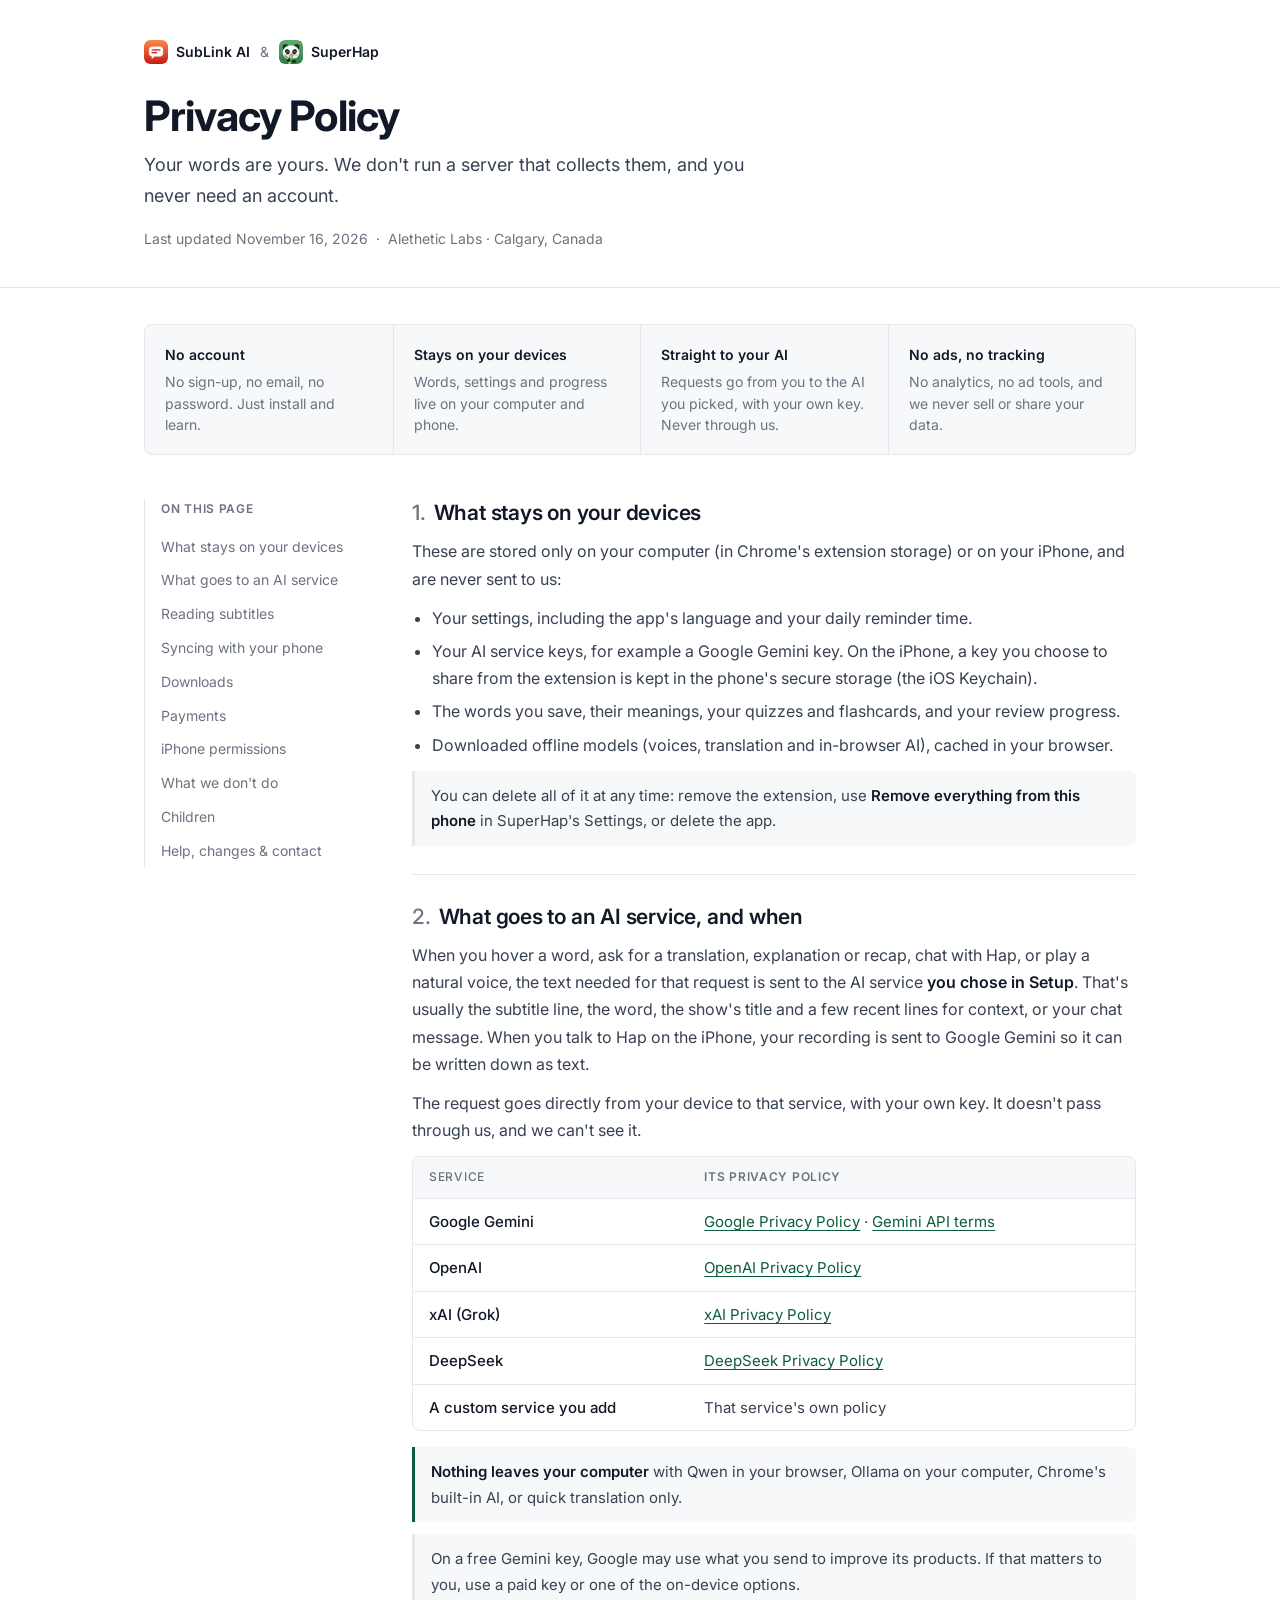
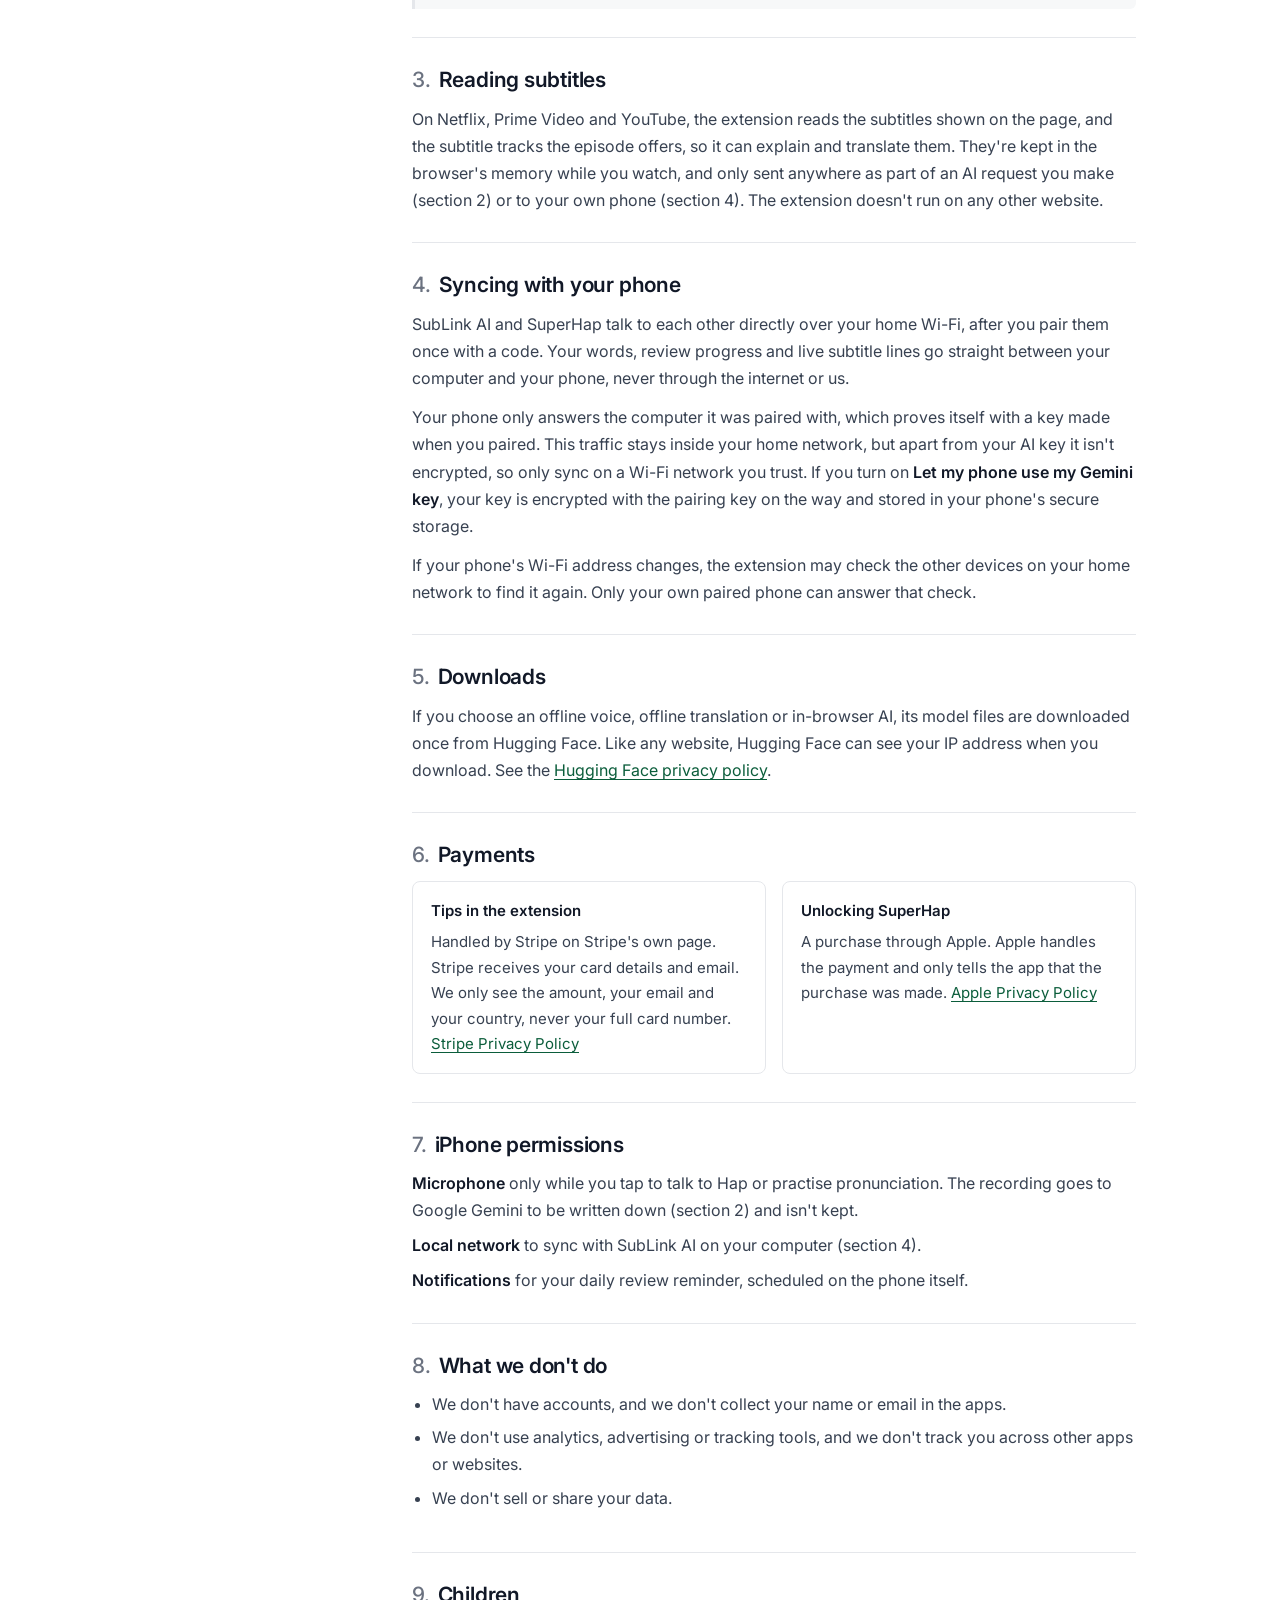
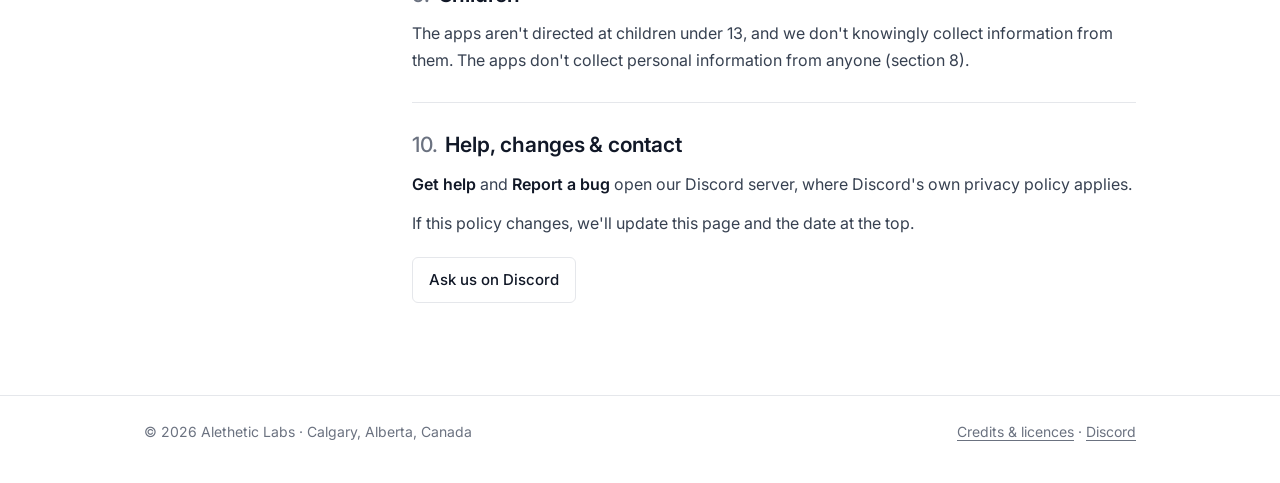
<file: index.html>
<!doctype html>
<html lang="en">
<head>
  <meta charset="utf-8">
  <meta name="viewport" content="width=device-width, initial-scale=1">
  <title>Privacy Policy · SubLink AI &amp; SuperHap</title>
  <meta name="description" content="How the SubLink AI Chrome extension and the SuperHap iPhone app handle your data: no account, no server of ours, your words stay on your devices.">
  <link rel="icon" href="sublink.png">
  <link rel="preconnect" href="https://fonts.googleapis.com">
  <link rel="preconnect" href="https://fonts.gstatic.com" crossorigin>
  <link href="https://fonts.googleapis.com/css2?family=Inter:wght@400;500;600;700&display=swap" rel="stylesheet">
  <link rel="stylesheet" href="style.css">
</head>
<body>
  <header class="hero">
        <div class="wrap">
      <div class="apps">
        <span class="app"><img src="sublink.png" alt="" width="44" height="44"> SubLink AI</span>
        <span class="amp">&amp;</span>
        <span class="app"><img src="superhap.svg" alt="" width="44" height="44"> SuperHap</span>
      </div>
      <h1>Privacy Policy</h1>
      <p class="lede">Your words are yours. We don't run a server that collects them, and you never need an account.</p>
      <p class="meta"><span>Last updated November 16, 2026</span><span class="dot">·</span><span class="by">Alethetic Labs · Calgary, Canada</span></p>
    </div>
  </header>

  <main class="wrap">
    <section class="promises" aria-label="In short">
      <div class="promise"><h3>No account</h3><p>No sign-up, no email, no password. Just install and learn.</p></div>
      <div class="promise"><h3>Stays on your devices</h3><p>Words, settings and progress live on your computer and phone.</p></div>
      <div class="promise"><h3>Straight to your AI</h3><p>Requests go from you to the AI you picked, with your own key. Never through us.</p></div>
      <div class="promise"><h3>No ads, no tracking</h3><p>No analytics, no ad tools, and we never sell or share your data.</p></div>
    </section>

    <div class="layout">
      <nav class="toc" aria-label="Contents">
        <p class="toc-title">On this page</p>
        <a href="#device">What stays on your devices</a>
        <a href="#ai">What goes to an AI service</a>
        <a href="#subtitles">Reading subtitles</a>
        <a href="#sync">Syncing with your phone</a>
        <a href="#downloads">Downloads</a>
        <a href="#payments">Payments</a>
        <a href="#iphone">iPhone permissions</a>
        <a href="#dont">What we don't do</a>
        <a href="#children">Children</a>
        <a href="#help">Help, changes &amp; contact</a>
      </nav>

      <div class="sections">
        <section id="device" class="card">
          <h2><span class="n">1</span>What stays on your devices</h2>
          <p>These are stored only on your computer (in Chrome's extension storage) or on your iPhone, and are never sent to us:</p>
          <ul>
            <li>Your settings, including the app's language and your daily reminder time.</li>
            <li>Your AI service keys, for example a Google Gemini key. On the iPhone, a key you choose to share from the extension is kept in the phone's secure storage (the iOS Keychain).</li>
            <li>The words you save, their meanings, your quizzes and flashcards, and your review progress.</li>
            <li>Downloaded offline models (voices, translation and in-browser AI), cached in your browser.</li>
          </ul>
          <p class="tip">You can delete all of it at any time: remove the extension, use <b>Remove everything from this phone</b> in SuperHap's Settings, or delete the app.</p>
        </section>

        <section id="ai" class="card">
          <h2><span class="n">2</span>What goes to an AI service, and when</h2>
          <p>When you hover a word, ask for a translation, explanation or recap, chat with Hap, or play a natural voice, the text needed for that request is sent to the AI service <b>you chose in Setup</b>. That's usually the subtitle line, the word, the show's title and a few recent lines for context, or your chat message. When you talk to Hap on the iPhone, your recording is sent to Google Gemini so it can be written down as text.</p>
          <p>The request goes directly from your device to that service, with your own key. It doesn't pass through us, and we can't see it.</p>
          <div class="table">
            <div class="row head"><span>Service</span><span>Its privacy policy</span></div>
            <div class="row"><span>Google Gemini</span><span><a href="https://policies.google.com/privacy" target="_blank" rel="noopener">Google Privacy Policy</a> · <a href="https://ai.google.dev/gemini-api/terms" target="_blank" rel="noopener">Gemini API terms</a></span></div>
            <div class="row"><span>OpenAI</span><span><a href="https://openai.com/policies/privacy-policy" target="_blank" rel="noopener">OpenAI Privacy Policy</a></span></div>
            <div class="row"><span>xAI (Grok)</span><span><a href="https://x.ai/legal/privacy-policy" target="_blank" rel="noopener">xAI Privacy Policy</a></span></div>
            <div class="row"><span>DeepSeek</span><span><a href="https://platform.deepseek.com/downloads/DeepSeek%20Privacy%20Policy.html" target="_blank" rel="noopener">DeepSeek Privacy Policy</a></span></div>
            <div class="row"><span>A custom service you add</span><span>That service's own policy</span></div>
          </div>
          <p class="good"><b>Nothing leaves your computer</b> with Qwen in your browser, Ollama on your computer, Chrome's built-in AI, or quick translation only.</p>
          <p class="tip">On a free Gemini key, Google may use what you send to improve its products. If that matters to you, use a paid key or one of the on-device options.</p>
        </section>

        <section id="subtitles" class="card">
          <h2><span class="n">3</span>Reading subtitles</h2>
          <p>On Netflix, Prime Video and YouTube, the extension reads the subtitles shown on the page, and the subtitle tracks the episode offers, so it can explain and translate them. They're kept in the browser's memory while you watch, and only sent anywhere as part of an AI request you make (section 2) or to your own phone (section 4). The extension doesn't run on any other website.</p>
        </section>

        <section id="sync" class="card">
          <h2><span class="n">4</span>Syncing with your phone</h2>
          <p>SubLink AI and SuperHap talk to each other directly over your home Wi-Fi, after you pair them once with a code. Your words, review progress and live subtitle lines go straight between your computer and your phone, never through the internet or us.</p>
          <p>Your phone only answers the computer it was paired with, which proves itself with a key made when you paired. This traffic stays inside your home network, but apart from your AI key it isn't encrypted, so only sync on a Wi-Fi network you trust. If you turn on <b>Let my phone use my Gemini key</b>, your key is encrypted with the pairing key on the way and stored in your phone's secure storage.</p>
          <p>If your phone's Wi-Fi address changes, the extension may check the other devices on your home network to find it again. Only your own paired phone can answer that check.</p>
        </section>

        <section id="downloads" class="card">
          <h2><span class="n">5</span>Downloads</h2>
          <p>If you choose an offline voice, offline translation or in-browser AI, its model files are downloaded once from Hugging Face. Like any website, Hugging Face can see your IP address when you download. See the <a href="https://huggingface.co/privacy" target="_blank" rel="noopener">Hugging Face privacy policy</a>.</p>
        </section>

        <section id="payments" class="card">
          <h2><span class="n">6</span>Payments</h2>
          <div class="duo">
            <div><h3>Tips in the extension</h3><p>Handled by Stripe on Stripe's own page. Stripe receives your card details and email. We only see the amount, your email and your country, never your full card number. <a href="https://stripe.com/privacy" target="_blank" rel="noopener">Stripe Privacy Policy</a></p></div>
            <div><h3>Unlocking SuperHap</h3><p>A purchase through Apple. Apple handles the payment and only tells the app that the purchase was made. <a href="https://www.apple.com/legal/privacy/" target="_blank" rel="noopener">Apple Privacy Policy</a></p></div>
          </div>
        </section>

        <section id="iphone" class="card">
          <h2><span class="n">7</span>iPhone permissions</h2>
          <div class="perms">
            <div><p><b>Microphone</b> only while you tap to talk to Hap or practise pronunciation. The recording goes to Google Gemini to be written down (section 2) and isn't kept.</p></div>
            <div><p><b>Local network</b> to sync with SubLink AI on your computer (section 4).</p></div>
            <div><p><b>Notifications</b> for your daily review reminder, scheduled on the phone itself.</p></div>
          </div>
        </section>

        <section id="dont" class="card">
          <h2><span class="n">8</span>What we don't do</h2>
          <ul class="checks">
            <li>We don't have accounts, and we don't collect your name or email in the apps.</li>
            <li>We don't use analytics, advertising or tracking tools, and we don't track you across other apps or websites.</li>
            <li>We don't sell or share your data.</li>
          </ul>
        </section>

        <section id="children" class="card">
          <h2><span class="n">9</span>Children</h2>
          <p>The apps aren't directed at children under 13, and we don't knowingly collect information from them. The apps don't collect personal information from anyone (section 8).</p>
        </section>

        <section id="help" class="card">
          <h2><span class="n">10</span>Help, changes &amp; contact</h2>
          <p><b>Get help</b> and <b>Report a bug</b> open our Discord server, where Discord's own privacy policy applies.</p>
          <p>If this policy changes, we'll update this page and the date at the top.</p>
          <a class="button" href="https://discord.gg/qkDSwCfN" target="_blank" rel="noopener">Ask us on Discord</a>
        </section>
      </div>
    </div>
  </main>

  <footer class="foot">
    <div class="wrap">
      <span>© 2026 Alethetic Labs · Calgary, Alberta, Canada</span>
      <span><a href="credits.html">Credits &amp; licences</a> · <a href="https://discord.gg/qkDSwCfN" target="_blank" rel="noopener">Discord</a></span>
    </div>
  </footer>
</body>
</html>
</file>
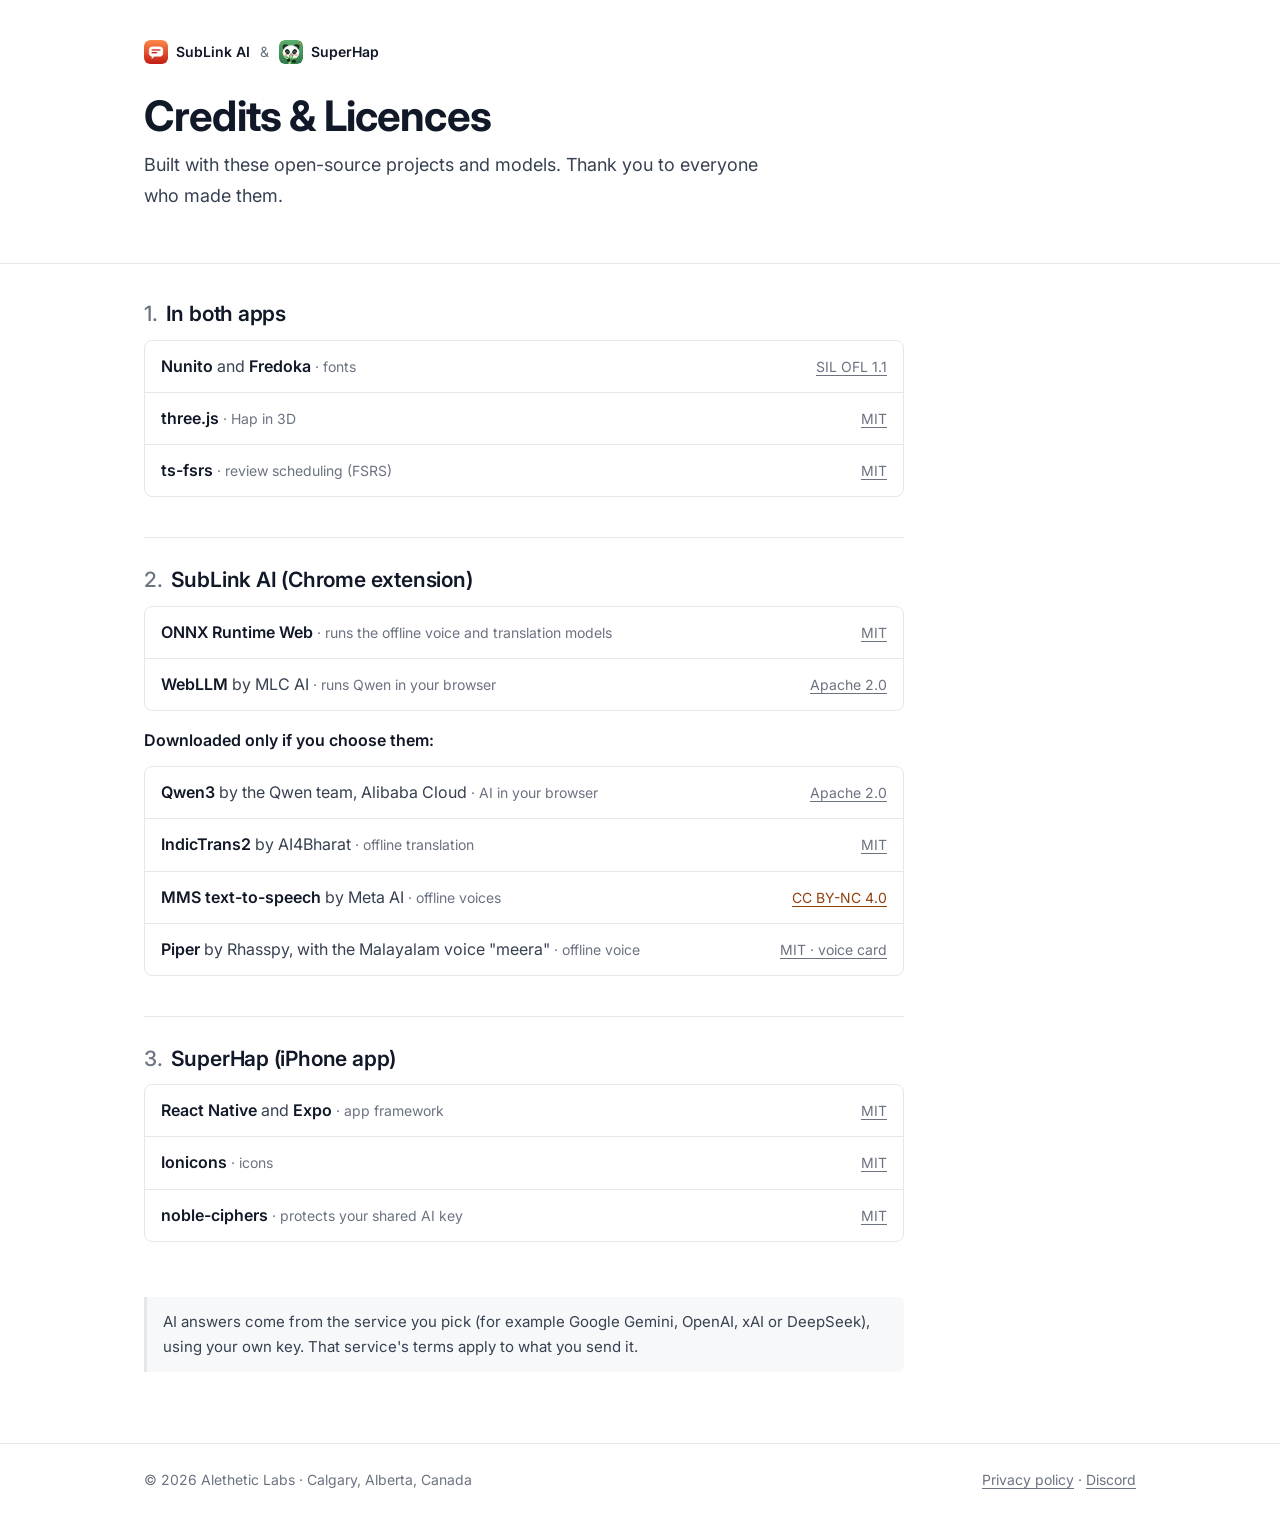
<file: credits.html>
<!doctype html>
<html lang="en">
<head>
  <meta charset="utf-8">
  <meta name="viewport" content="width=device-width, initial-scale=1">
  <title>Credits &amp; Licences · SubLink AI &amp; SuperHap</title>
  <meta name="description" content="The open-source projects and models that SubLink AI and SuperHap are built with, and their licences.">
  <link rel="icon" href="sublink.png">
  <link rel="preconnect" href="https://fonts.googleapis.com">
  <link rel="preconnect" href="https://fonts.gstatic.com" crossorigin>
  <link href="https://fonts.googleapis.com/css2?family=Inter:wght@400;500;600;700&display=swap" rel="stylesheet">
  <link rel="stylesheet" href="style.css">
</head>
<body>
  <header class="hero">
        <div class="wrap">
      <div class="apps">
        <span class="app"><img src="sublink.png" alt="" width="44" height="44"> SubLink AI</span>
        <span class="amp">&amp;</span>
        <span class="app"><img src="superhap.svg" alt="" width="44" height="44"> SuperHap</span>
      </div>
      <h1>Credits &amp; Licences</h1>
      <p class="lede">Built with these open-source projects and models. Thank you to everyone who made them.</p>
    </div>
  </header>

  <main class="wrap" style="padding-top: 36px; padding-bottom: 56px;"><div style="max-width: 760px;">
    <section class="card">
      <h2><span class="n">1</span>In both apps</h2>
      <ul class="list">
        <li><span><b>Nunito</b> and <b>Fredoka</b> <span class="what">· fonts</span></span><a class="lic" href="https://openfontlicense.org" target="_blank" rel="noopener">SIL OFL 1.1</a></li>
        <li><span><b>three.js</b> <span class="what">· Hap in 3D</span></span><a class="lic" href="https://github.com/mrdoob/three.js/blob/dev/LICENSE" target="_blank" rel="noopener">MIT</a></li>
        <li><span><b>ts-fsrs</b> <span class="what">· review scheduling (FSRS)</span></span><a class="lic" href="https://github.com/open-spaced-repetition/ts-fsrs/blob/main/LICENSE" target="_blank" rel="noopener">MIT</a></li>
      </ul>
    </section>

    <section class="card">
      <h2><span class="n">2</span>SubLink AI (Chrome extension)</h2>
      <ul class="list">
        <li><span><b>ONNX Runtime Web</b> <span class="what">· runs the offline voice and translation models</span></span><a class="lic" href="https://github.com/microsoft/onnxruntime/blob/main/LICENSE" target="_blank" rel="noopener">MIT</a></li>
        <li><span><b>WebLLM</b> by MLC AI <span class="what">· runs Qwen in your browser</span></span><a class="lic" href="https://github.com/mlc-ai/web-llm/blob/main/LICENSE" target="_blank" rel="noopener">Apache 2.0</a></li>
      </ul>
      <p style="margin-top: 16px;"><b>Downloaded only if you choose them:</b></p>
      <ul class="list">
        <li><span><b>Qwen3</b> by the Qwen team, Alibaba Cloud <span class="what">· AI in your browser</span></span><a class="lic" href="https://huggingface.co/Qwen/Qwen3-1.7B" target="_blank" rel="noopener">Apache 2.0</a></li>
        <li><span><b>IndicTrans2</b> by AI4Bharat <span class="what">· offline translation</span></span><a class="lic" href="https://github.com/AI4Bharat/IndicTrans2" target="_blank" rel="noopener">MIT</a></li>
        <li><span><b>MMS text-to-speech</b> by Meta AI <span class="what">· offline voices</span></span><a class="lic nc" href="https://huggingface.co/facebook/mms-tts" target="_blank" rel="noopener">CC BY-NC 4.0</a></li>
        <li><span><b>Piper</b> by Rhasspy, with the Malayalam voice "meera" <span class="what">· offline voice</span></span><a class="lic" href="https://huggingface.co/rhasspy/piper-voices/tree/main/ml/ml_IN/meera/medium" target="_blank" rel="noopener">MIT · voice card</a></li>
      </ul>
    </section>

    <section class="card">
      <h2><span class="n">3</span>SuperHap (iPhone app)</h2>
      <ul class="list">
        <li><span><b>React Native</b> and <b>Expo</b> <span class="what">· app framework</span></span><a class="lic" href="https://github.com/expo/expo/blob/main/LICENSE" target="_blank" rel="noopener">MIT</a></li>
        <li><span><b>Ionicons</b> <span class="what">· icons</span></span><a class="lic" href="https://github.com/ionic-team/ionicons/blob/main/LICENSE" target="_blank" rel="noopener">MIT</a></li>
        <li><span><b>noble-ciphers</b> <span class="what">· protects your shared AI key</span></span><a class="lic" href="https://github.com/paulmillr/noble-ciphers/blob/main/LICENSE" target="_blank" rel="noopener">MIT</a></li>
      </ul>
    </section>

    <p class="tip">AI answers come from the service you pick (for example Google Gemini, OpenAI, xAI or DeepSeek), using your own key. That service's terms apply to what you send it.</p>
  </div></main>

  <footer class="foot">
    <div class="wrap">
      <span>© 2026 Alethetic Labs · Calgary, Alberta, Canada</span>
      <span><a href="./">Privacy policy</a> · <a href="https://discord.gg/qkDSwCfN" target="_blank" rel="noopener">Discord</a></span>
    </div>
  </footer>
</body>
</html>
</file>
<file: style.css>
/* SubLink AI & SuperHap: privacy and credits pages */
:root {
  --bg: #ffffff;
  --panel: #f7f8f9;
  --ink: #111827;
  --body: #374151;
  --soft: #6b7280;
  --line: #e5e7eb;
  --accent: #0b5d3b;
  --warn: #92400e;
}
@media (prefers-color-scheme: dark) {
  :root {
    --bg: #0f1113;
    --panel: #171a1d;
    --ink: #f3f4f6;
    --body: #d1d5db;
    --soft: #9ca3af;
    --line: #2a2e33;
    --accent: #6ee7a8;
    --warn: #fbbf24;
  }
}

* { box-sizing: border-box; }
html { scroll-behavior: smooth; scroll-padding-top: 24px; }
body { margin: 0; background: var(--bg); color: var(--body); font: 16px/1.7 "Inter", system-ui, -apple-system, "Segoe UI", sans-serif; -webkit-font-smoothing: antialiased; }
a { color: var(--accent); text-decoration: underline; text-decoration-thickness: 1px; text-underline-offset: 3px; }
b { color: var(--ink); font-weight: 600; }
.wrap { max-width: 1040px; margin: 0 auto; padding: 0 24px; }

/* Header */
.hero { border-bottom: 1px solid var(--line); padding: 40px 0 36px; }
.apps { display: flex; align-items: center; gap: 10px; flex-wrap: wrap; font-size: 14px; font-weight: 600; color: var(--ink); }
.app { display: inline-flex; align-items: center; gap: 8px; }
.app img { width: 24px; height: 24px; border-radius: 6px; }
.amp { color: var(--soft); font-weight: 400; }
h1 { font-weight: 700; font-size: clamp(32px, 5vw, 42px); line-height: 1.15; letter-spacing: -0.02em; color: var(--ink); margin: 28px 0 10px; }
.lede { font-size: 18px; color: var(--body); max-width: 640px; margin: 0 0 16px; }
.meta { display: flex; gap: 8px; flex-wrap: wrap; align-items: center; margin: 0; font-size: 14px; color: var(--soft); }

/* Summary */
.promises { display: grid; grid-template-columns: repeat(4, 1fr); gap: 0; margin: 36px 0 44px; border: 1px solid var(--line); border-radius: 8px; background: var(--panel); }
.promise { padding: 18px 20px; border-left: 1px solid var(--line); }
.promise:first-child { border-left: 0; }
.promise h3 { font-size: 14px; font-weight: 600; color: var(--ink); margin: 0 0 4px; }
.promise p { margin: 0; color: var(--soft); font-size: 14px; line-height: 1.55; }

/* Layout */
.layout { display: grid; grid-template-columns: 220px 1fr; gap: 48px; align-items: start; padding-bottom: 64px; }
.toc { position: sticky; top: 24px; display: flex; flex-direction: column; border-left: 1px solid var(--line); }
.toc-title { font-size: 12px; font-weight: 600; letter-spacing: 0.06em; text-transform: uppercase; color: var(--soft); margin: 0 0 10px 16px; }
.toc a { color: var(--soft); text-decoration: none; font-size: 14px; padding: 5px 16px; margin-left: -1px; border-left: 1px solid transparent; }
.toc a:hover { color: var(--ink); border-left-color: var(--ink); }
.sections { min-width: 0; }

/* Sections */
.card { padding: 28px 0; border-top: 1px solid var(--line); }
.card:first-child { border-top: 0; padding-top: 0; }
.card h2 { font-size: 21px; font-weight: 600; line-height: 1.3; letter-spacing: -0.01em; color: var(--ink); margin: 0 0 12px; }
.n { color: var(--soft); font-weight: 500; margin-right: 8px; }
.n::after { content: "."; }
.card p { margin: 0 0 12px; }
.card p:last-child { margin-bottom: 0; }
.card ul { margin: 0 0 12px; padding-left: 20px; }
.card li { margin: 6px 0; }
.card h3 { font-size: 15px; font-weight: 600; color: var(--ink); margin: 0 0 6px; }
.tip, .good { border-left: 3px solid var(--line); background: var(--panel); padding: 12px 16px; font-size: 15px; border-radius: 0 6px 6px 0; }
.good { border-left-color: var(--accent); }

.table { border: 1px solid var(--line); border-radius: 8px; overflow: hidden; margin: 4px 0 16px; font-size: 15px; }
.row { display: grid; grid-template-columns: 1fr 1.6fr; gap: 16px; padding: 10px 16px; border-top: 1px solid var(--line); }
.row:first-child { border-top: 0; }
.row span:first-child { color: var(--ink); font-weight: 500; }
.row.head { background: var(--panel); font-size: 12px; font-weight: 600; letter-spacing: 0.06em; text-transform: uppercase; }
.row.head span { color: var(--soft); }

.duo { display: grid; grid-template-columns: 1fr 1fr; gap: 16px; }
.duo > div { border: 1px solid var(--line); border-radius: 8px; padding: 16px 18px; }
.duo p { font-size: 15px; }

.perms { display: flex; flex-direction: column; gap: 8px; }
.perms p { margin: 0; }

.checks { padding-left: 20px; }

.button { display: inline-block; margin-top: 8px; border: 1px solid var(--line); color: var(--ink); font-weight: 500; font-size: 15px; text-decoration: none; padding: 9px 16px; border-radius: 6px; }
.button:hover { background: var(--panel); }

/* Credits list */
.list { list-style: none; padding: 0 !important; margin: 0; border: 1px solid var(--line); border-radius: 8px; overflow: hidden; }
.list li { display: flex; justify-content: space-between; gap: 16px; align-items: baseline; padding: 12px 16px; border-top: 1px solid var(--line); margin: 0 !important; flex-wrap: wrap; }
.list li:first-child { border-top: 0; }
.list .what { color: var(--soft); font-size: 14px; }
.list .lic { font-size: 14px; color: var(--soft); white-space: nowrap; }
.list .lic.nc { color: var(--warn); }

/* Footer */
.foot { border-top: 1px solid var(--line); padding: 24px 0 40px; font-size: 14px; color: var(--soft); }
.foot .wrap { display: flex; justify-content: space-between; gap: 12px; flex-wrap: wrap; }
.foot a { color: var(--soft); }

/* Narrow screens */
@media (max-width: 900px) {
  .promises { grid-template-columns: 1fr 1fr; }
  .promise:nth-child(3) { border-left: 0; }
  .promise:nth-child(n+3) { border-top: 1px solid var(--line); }
  .layout { grid-template-columns: 1fr; }
  .toc { display: none; }
}
@media (max-width: 560px) {
  .wrap { padding: 0 16px; }
  .hero { padding: 28px 0; }
  .promises { grid-template-columns: 1fr; }
  .promise { border-left: 0; border-top: 1px solid var(--line); }
  .promise:first-child { border-top: 0; }
  .duo { grid-template-columns: 1fr; }
  .row { grid-template-columns: 1fr; gap: 2px; }
}
</file>
